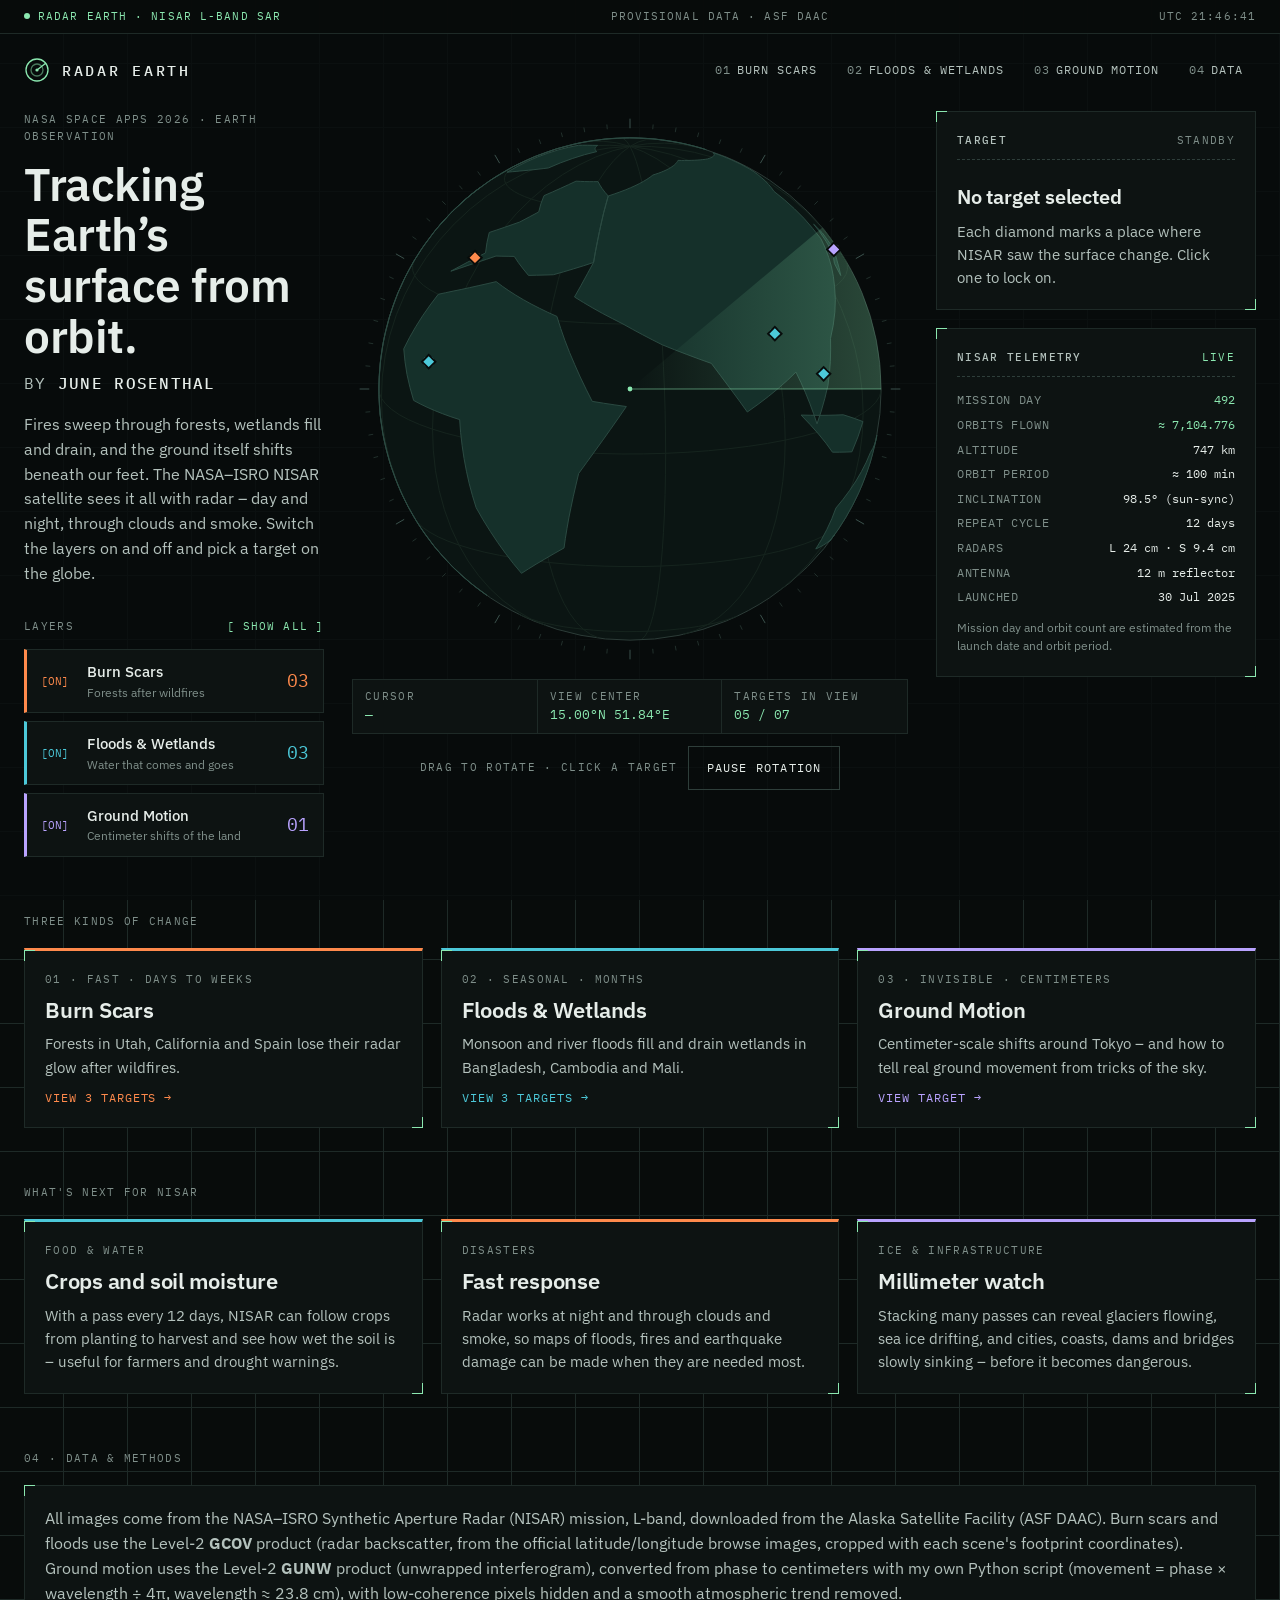
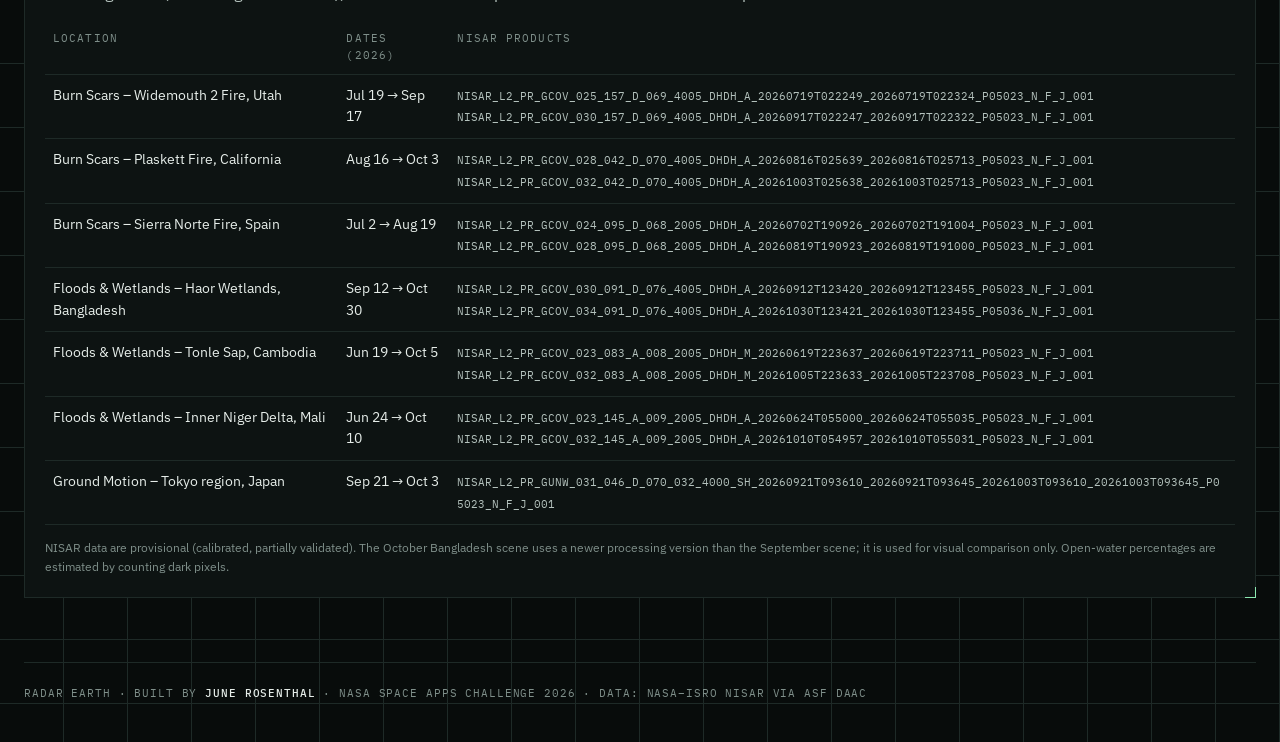
<file: index.html>
<!doctype html>
<html lang="en">
<head>
<meta charset="utf-8">
<meta name="viewport" content="width=device-width, initial-scale=1">
<title>Radar Earth – Earth's changing surface, seen by NISAR</title>
<meta name="description" content="Radar Earth by June Rosenthal: wildfire burn scars, floods and ground motion seen by the NASA-ISRO NISAR radar satellite.">
<link rel="preconnect" href="https://fonts.googleapis.com">
<link rel="preconnect" href="https://fonts.gstatic.com" crossorigin>
<link href="https://fonts.googleapis.com/css2?family=IBM+Plex+Mono:wght@400;500&family=IBM+Plex+Sans:wght@400;500;600&display=swap" rel="stylesheet">
<link rel="stylesheet" href="css/style.css">
</head>
<body>
<div class="statusbar">
  <div class="wrap">
    <span class="live">Radar Earth · NISAR L-band SAR</span>
    <span>Provisional data · ASF DAAC</span>
    <span id="utc-clock">UTC --:--:--</span>
  </div>
</div>
<div class="wrap">
  <nav class="nav" aria-label="Main">
    <a class="brand" href="index.html"><svg width="26" height="26" viewBox="0 0 26 26" fill="none" stroke="#8BE8B0" stroke-width="1.3" aria-hidden="true"><circle cx="13" cy="13" r="11"/><circle cx="13" cy="13" r="6" stroke-opacity=".5"/><path d="M13 13 L22 6"/><circle cx="13" cy="13" r="1.6" fill="#8BE8B0" stroke="none"/></svg><span class="brand-name">Radar Earth</span></a>
    <div class="nav-links">
      <a href="fire.html"><span class="num">01</span>Burn Scars</a>
      <a href="water.html"><span class="num">02</span>Floods &amp; Wetlands</a>
      <a href="ground.html"><span class="num">03</span>Ground Motion</a>
      <a href="index.html#data"><span class="num">04</span>Data</a>
    </div>
  </nav>

  <main class="home-grid">
    <section class="intro">
      <div class="label">NASA Space Apps 2026 · Earth observation</div>
      <h1>Tracking Earth’s surface from orbit.</h1>
      <p class="byline">by <strong>June Rosenthal</strong></p>
      <p>Fires sweep through forests, wetlands fill and drain, and the ground itself shifts beneath our feet. The NASA–ISRO NISAR satellite sees it all with radar – day and night, through clouds and smoke. Switch the layers on and off and pick a target on the globe.</p>

      <div class="layers">
        <div class="layers-head"><span class="label">Layers</span><button type="button" class="link-btn" id="show-all">[ Show all ]</button></div>
        <div id="layers" class="layers" style="margin-top:0"></div>
      </div>
    </section>

    <section class="globe-col" aria-label="Globe">
      <div class="globe-frame">
        <svg id="globe" role="img" aria-label="Interactive globe showing places where NISAR saw the surface change"></svg>
      </div>
      <div class="readout" aria-live="off">
        <div><div class="label">Cursor</div><div class="val" id="ro-cursor">—</div></div>
        <div><div class="label">View center</div><div class="val" id="ro-center">—</div></div>
        <div><div class="label">Targets in view</div><div class="val" id="ro-visible">—</div></div>
      </div>
      <div class="globe-controls">
        <span class="label" style="align-self:center">Drag to rotate · click a target</span>
        <button type="button" class="btn" id="spin">Pause rotation</button>
      </div>
    </section>

    <aside class="side-stack">
      <div id="info" class="panel info">
        <div class="panel-head"><span class="label"><b>Target</b></span><span class="label">Standby</span></div>
        <h2 style="font-size:20px">No target selected</h2>
        <p>Each diamond marks a place where NISAR saw the surface change. Click one to lock on.</p>
      </div>
      <div class="panel">
        <div class="panel-head"><span class="label"><b>NISAR telemetry</b></span><span class="label" style="color:var(--radar)">Live</span></div>
        <dl class="telemetry">
          <dt>Mission day</dt><dd class="live" id="tm-day">—</dd>
          <dt>Orbits flown</dt><dd class="live" id="tm-orbits">—</dd>
          <dt>Altitude</dt><dd>747 km</dd>
          <dt>Orbit period</dt><dd>≈ 100 min</dd>
          <dt>Inclination</dt><dd>98.5° (sun-sync)</dd>
          <dt>Repeat cycle</dt><dd>12 days</dd>
          <dt>Radars</dt><dd>L 24 cm · S 9.4 cm</dd>
          <dt>Antenna</dt><dd>12 m reflector</dd>
          <dt>Launched</dt><dd>30 Jul 2025</dd>
        </dl>
        <p class="fine" style="margin-top:12px">Mission day and orbit count are estimated from the launch date and orbit period.</p>
      </div>
    </aside>
  </main>

  <section class="section">
    <div class="section-head"><span class="label">Three kinds of change</span></div>
    <div class="cards">
      <a class="panel card-link" href="fire.html" style="--c:var(--fire)">
        <span class="label">01 · Fast · days to weeks</span>
        <h3>Burn Scars</h3>
        <p>Forests in Utah, California and Spain lose their radar glow after wildfires.</p>
        <span class="go">View 3 targets →</span>
      </a>
      <a class="panel card-link" href="water.html" style="--c:var(--water)">
        <span class="label">02 · Seasonal · months</span>
        <h3>Floods &amp; Wetlands</h3>
        <p>Monsoon and river floods fill and drain wetlands in Bangladesh, Cambodia and Mali.</p>
        <span class="go">View 3 targets →</span>
      </a>
      <a class="panel card-link" href="ground.html" style="--c:var(--ground)">
        <span class="label">03 · Invisible · centimeters</span>
        <h3>Ground Motion</h3>
        <p>Centimeter-scale shifts around Tokyo – and how to tell real ground movement from tricks of the sky.</p>
        <span class="go">View target →</span>
      </a>
    </div>
  </section>

  <section class="section">
    <div class="section-head"><span class="label">What's next for NISAR</span></div>
    <div class="cards">
      <div class="panel card-link" style="--c:var(--water)">
        <span class="label">Food &amp; water</span>
        <h3>Crops and soil moisture</h3>
        <p>With a pass every 12 days, NISAR can follow crops from planting to harvest and see how wet the soil is – useful for farmers and drought warnings.</p>
      </div>
      <div class="panel card-link" style="--c:var(--fire)">
        <span class="label">Disasters</span>
        <h3>Fast response</h3>
        <p>Radar works at night and through clouds and smoke, so maps of floods, fires and earthquake damage can be made when they are needed most.</p>
      </div>
      <div class="panel card-link" style="--c:var(--ground)">
        <span class="label">Ice &amp; infrastructure</span>
        <h3>Millimeter watch</h3>
        <p>Stacking many passes can reveal glaciers flowing, sea ice drifting, and cities, coasts, dams and bridges slowly sinking – before it becomes dangerous.</p>
      </div>
    </div>
  </section>

  <section class="section" id="data">
    <div class="section-head"><span class="label">04 · Data &amp; methods</span></div>
    <div class="panel" style="display:flex;flex-direction:column;gap:14px">
      <p style="color:var(--text-2)">All images come from the NASA–ISRO Synthetic Aperture Radar (NISAR) mission, L-band, downloaded from the Alaska Satellite Facility (ASF DAAC). Burn scars and floods use the Level-2 <strong>GCOV</strong> product (radar backscatter, from the official latitude/longitude browse images, cropped with each scene's footprint coordinates). Ground motion uses the Level-2 <strong>GUNW</strong> product (unwrapped interferogram), converted from phase to centimeters with my own Python script (movement = phase × wavelength ÷ 4π, wavelength ≈ 23.8 cm), with low-coherence pixels hidden and a smooth atmospheric trend removed.</p>
      <div style="overflow-x:auto">
      <table class="data-table">
        <tr><th>Location</th><th>Dates (2026)</th><th>NISAR products</th></tr>
        <tr><td>Burn Scars – Widemouth 2 Fire, Utah</td><td>Jul 19 → Sep 17</td><td><code>NISAR_L2_PR_GCOV_025_157_D_069_4005_DHDH_A_20260719T022249_20260719T022324_P05023_N_F_J_001</code><br><code>NISAR_L2_PR_GCOV_030_157_D_069_4005_DHDH_A_20260917T022247_20260917T022322_P05023_N_F_J_001</code></td></tr>
        <tr><td>Burn Scars – Plaskett Fire, California</td><td>Aug 16 → Oct 3</td><td><code>NISAR_L2_PR_GCOV_028_042_D_070_4005_DHDH_A_20260816T025639_20260816T025713_P05023_N_F_J_001</code><br><code>NISAR_L2_PR_GCOV_032_042_D_070_4005_DHDH_A_20261003T025638_20261003T025713_P05023_N_F_J_001</code></td></tr>
        <tr><td>Burn Scars – Sierra Norte Fire, Spain</td><td>Jul 2 → Aug 19</td><td><code>NISAR_L2_PR_GCOV_024_095_D_068_2005_DHDH_A_20260702T190926_20260702T191004_P05023_N_F_J_001</code><br><code>NISAR_L2_PR_GCOV_028_095_D_068_2005_DHDH_A_20260819T190923_20260819T191000_P05023_N_F_J_001</code></td></tr>
        <tr><td>Floods &amp; Wetlands – Haor Wetlands, Bangladesh</td><td>Sep 12 → Oct 30</td><td><code>NISAR_L2_PR_GCOV_030_091_D_076_4005_DHDH_A_20260912T123420_20260912T123455_P05023_N_F_J_001</code><br><code>NISAR_L2_PR_GCOV_034_091_D_076_4005_DHDH_A_20261030T123421_20261030T123455_P05036_N_F_J_001</code></td></tr>
        <tr><td>Floods &amp; Wetlands – Tonle Sap, Cambodia</td><td>Jun 19 → Oct 5</td><td><code>NISAR_L2_PR_GCOV_023_083_A_008_2005_DHDH_M_20260619T223637_20260619T223711_P05023_N_F_J_001</code><br><code>NISAR_L2_PR_GCOV_032_083_A_008_2005_DHDH_M_20261005T223633_20261005T223708_P05023_N_F_J_001</code></td></tr>
        <tr><td>Floods &amp; Wetlands – Inner Niger Delta, Mali</td><td>Jun 24 → Oct 10</td><td><code>NISAR_L2_PR_GCOV_023_145_A_009_2005_DHDH_A_20260624T055000_20260624T055035_P05023_N_F_J_001</code><br><code>NISAR_L2_PR_GCOV_032_145_A_009_2005_DHDH_A_20261010T054957_20261010T055031_P05023_N_F_J_001</code></td></tr>
        <tr><td>Ground Motion – Tokyo region, Japan</td><td>Sep 21 → Oct 3</td><td><code>NISAR_L2_PR_GUNW_031_046_D_070_032_4000_SH_20260921T093610_20260921T093645_20261003T093610_20261003T093645_P05023_N_F_J_001</code></td></tr>
      </table>
      </div>
      <p class="source">NISAR data are provisional (calibrated, partially validated). The October Bangladesh scene uses a newer processing version than the September scene; it is used for visual comparison only. Open-water percentages are estimated by counting dark pixels.</p>
    </div>
  </section>

  <footer>Radar Earth · built by <strong>June Rosenthal</strong> · NASA Space Apps Challenge 2026 · Data: NASA–ISRO NISAR via ASF DAAC</footer>
</div>
<script src="js/sites.js"></script>
<script src="js/stats.js"></script>
<script src="js/chrome.js"></script>
<script src="js/globe.js"></script>
</body>
</html>
</file>
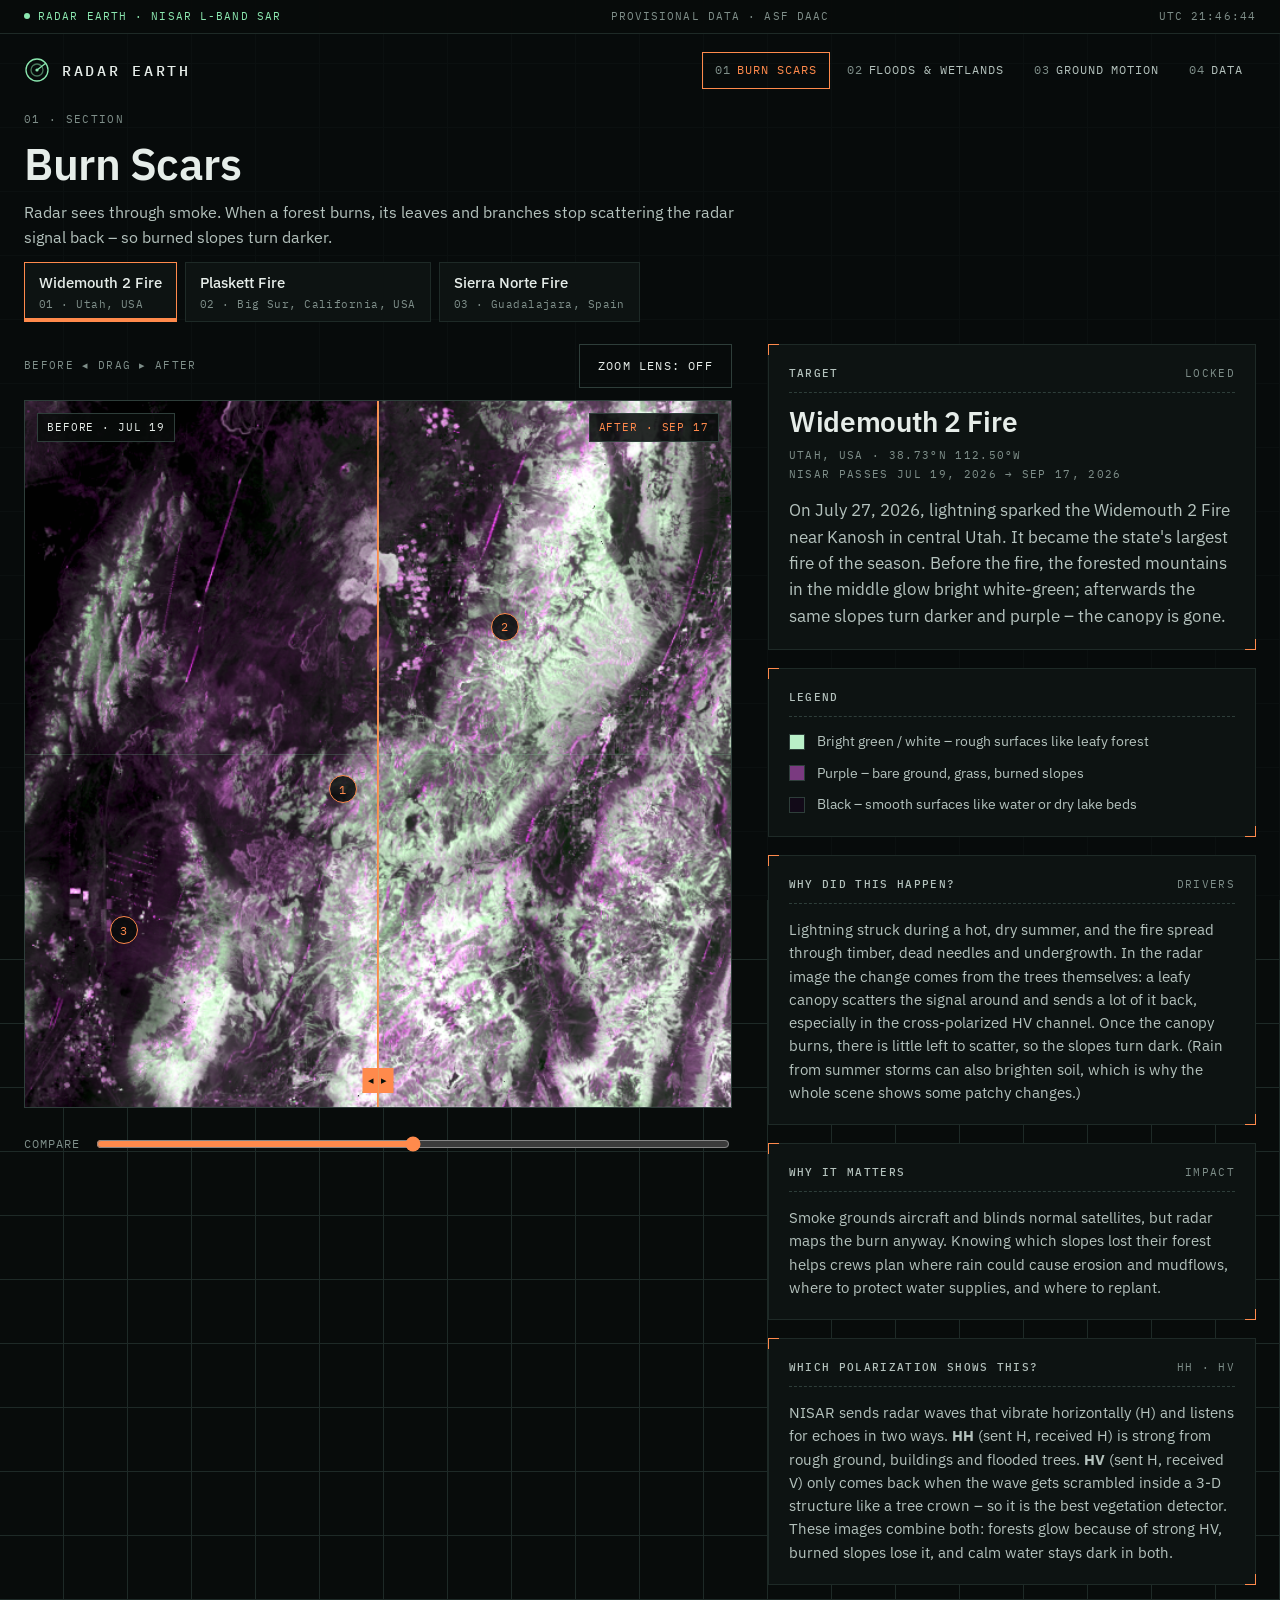
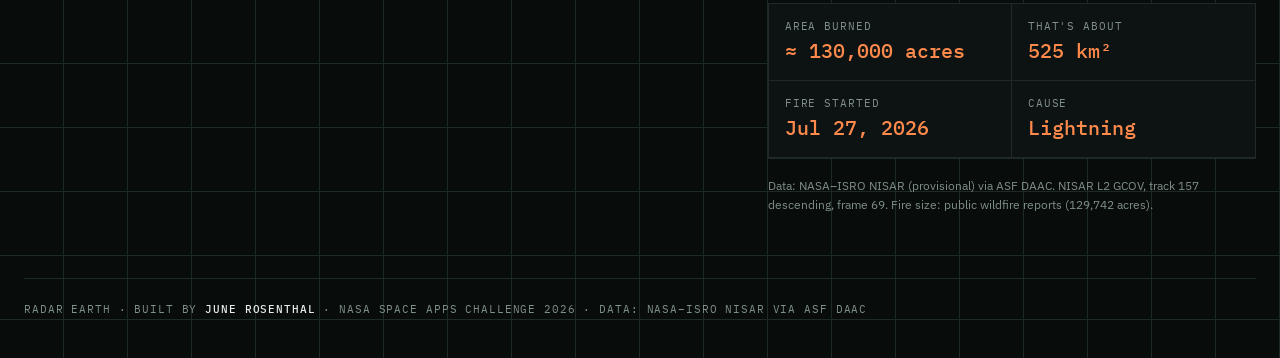
<file: fire.html>
<!doctype html>
<html lang="en">
<head>
<meta charset="utf-8">
<meta name="viewport" content="width=device-width, initial-scale=1">
<title>Burn Scars – Radar Earth</title>
<meta name="description" content="Radar Earth by June Rosenthal: wildfire burn scars, floods and ground motion seen by the NASA-ISRO NISAR radar satellite.">
<link rel="preconnect" href="https://fonts.googleapis.com">
<link rel="preconnect" href="https://fonts.gstatic.com" crossorigin>
<link href="https://fonts.googleapis.com/css2?family=IBM+Plex+Mono:wght@400;500&family=IBM+Plex+Sans:wght@400;500;600&display=swap" rel="stylesheet">
<link rel="stylesheet" href="css/style.css">
</head>
<body data-type="fire">
<div class="statusbar">
  <div class="wrap">
    <span class="live">Radar Earth · NISAR L-band SAR</span>
    <span>Provisional data · ASF DAAC</span>
    <span id="utc-clock">UTC --:--:--</span>
  </div>
</div>
<div class="wrap">
  <nav class="nav" aria-label="Main">
    <a class="brand" href="index.html"><svg width="26" height="26" viewBox="0 0 26 26" fill="none" stroke="#8BE8B0" stroke-width="1.3" aria-hidden="true"><circle cx="13" cy="13" r="11"/><circle cx="13" cy="13" r="6" stroke-opacity=".5"/><path d="M13 13 L22 6"/><circle cx="13" cy="13" r="1.6" fill="#8BE8B0" stroke="none"/></svg><span class="brand-name">Radar Earth</span></a>
    <div class="nav-links">
      <a href="fire.html" aria-current="page"><span class="num">01</span>Burn Scars</a>
      <a href="water.html"><span class="num">02</span>Floods &amp; Wetlands</a>
      <a href="ground.html"><span class="num">03</span>Ground Motion</a>
      <a href="index.html#data"><span class="num">04</span>Data</a>
    </div>
  </nav>

  <header class="page-head">
    <span class="label">01 · Section</span>
    <h1>Burn Scars</h1>
    <p>Radar sees through smoke. When a forest burns, its leaves and branches stop scattering the radar signal back – so burned slopes turn darker.</p>
    <div class="picker" id="picker" role="group" aria-label="Choose a target"></div>
  </header>

  <main class="story">
    <div style="display:flex;flex-direction:column;gap:12px">
      <div class="viewer-bar">
        <span class="label">Before ◂ drag ▸ after</span>
        <button type="button" class="btn toggle-btn" id="lens-btn" aria-pressed="false">Zoom lens: off</button>
      </div>
      <div class="compare" id="viewer"></div>
      <label class="slider-row">
        <span>Compare</span>
        <input type="range" min="0" max="100" value="50" id="slider" aria-label="Before and after comparison position">
      </label>
    </div>

    <div class="side">
      <div class="panel">
        <div class="panel-head"><span class="label"><b>Target</b></span><span class="label">Locked</span></div>
        <h2 id="site-name" style="font-size:28px"></h2>
        <div id="site-place" class="label" style="margin-top:8px;line-height:1.7"></div>
        <p id="site-text" class="lead" style="margin-top:14px"></p>
      </div>
      <div class="panel" style="display:flex;flex-direction:column;gap:10px">
        <div class="panel-head" style="margin-bottom:4px"><span class="label"><b>Legend</b></span></div>
        <div class="legend-row"><span class="swatch" style="background:#B9F0C8"></span>Bright green / white – rough surfaces like leafy forest</div>
        <div class="legend-row"><span class="swatch" style="background:#7A3A80"></span>Purple – bare ground, grass, burned slopes</div>
        <div class="legend-row"><span class="swatch" style="background:#120A18"></span>Black – smooth surfaces like water or dry lake beds</div>
      </div>
      <div class="panel" id="why-panel">
        <div class="panel-head"><span class="label"><b>Why did this happen?</b></span><span class="label">Drivers</span></div>
        <p id="site-why" style="font-size:15px;color:var(--text-2)"></p>
      </div>
      <div class="panel" id="matters-panel">
        <div class="panel-head"><span class="label"><b>Why it matters</b></span><span class="label">Impact</span></div>
        <p id="site-matters" style="font-size:15px;color:var(--text-2)"></p>
      </div>
      <div class="panel">
        <div class="panel-head"><span class="label"><b>Which polarization shows this?</b></span><span class="label">HH · HV</span></div>
        <p style="font-size:15px;color:var(--text-2)">NISAR sends radar waves that vibrate horizontally (H) and listens for echoes in two ways. <strong>HH</strong> (sent H, received H) is strong from rough ground, buildings and flooded trees. <strong>HV</strong> (sent H, received V) only comes back when the wave gets scrambled inside a 3-D structure like a tree crown – so it is the best vegetation detector. These images combine both: forests glow because of strong HV, burned slopes lose it, and calm water stays dark in both.</p>
      </div>
      <div class="stats" id="stats"></div>
      <p class="source" id="site-source"></p>
    </div>
  </main>

  <footer>Radar Earth · built by <strong>June Rosenthal</strong> · NASA Space Apps Challenge 2026 · Data: NASA–ISRO NISAR via ASF DAAC</footer>
</div>
<script src="js/sites.js"></script>
<script src="js/stats.js"></script>
<script src="js/chrome.js"></script>
<script src="js/story.js"></script>
</body>
</html>
</file>
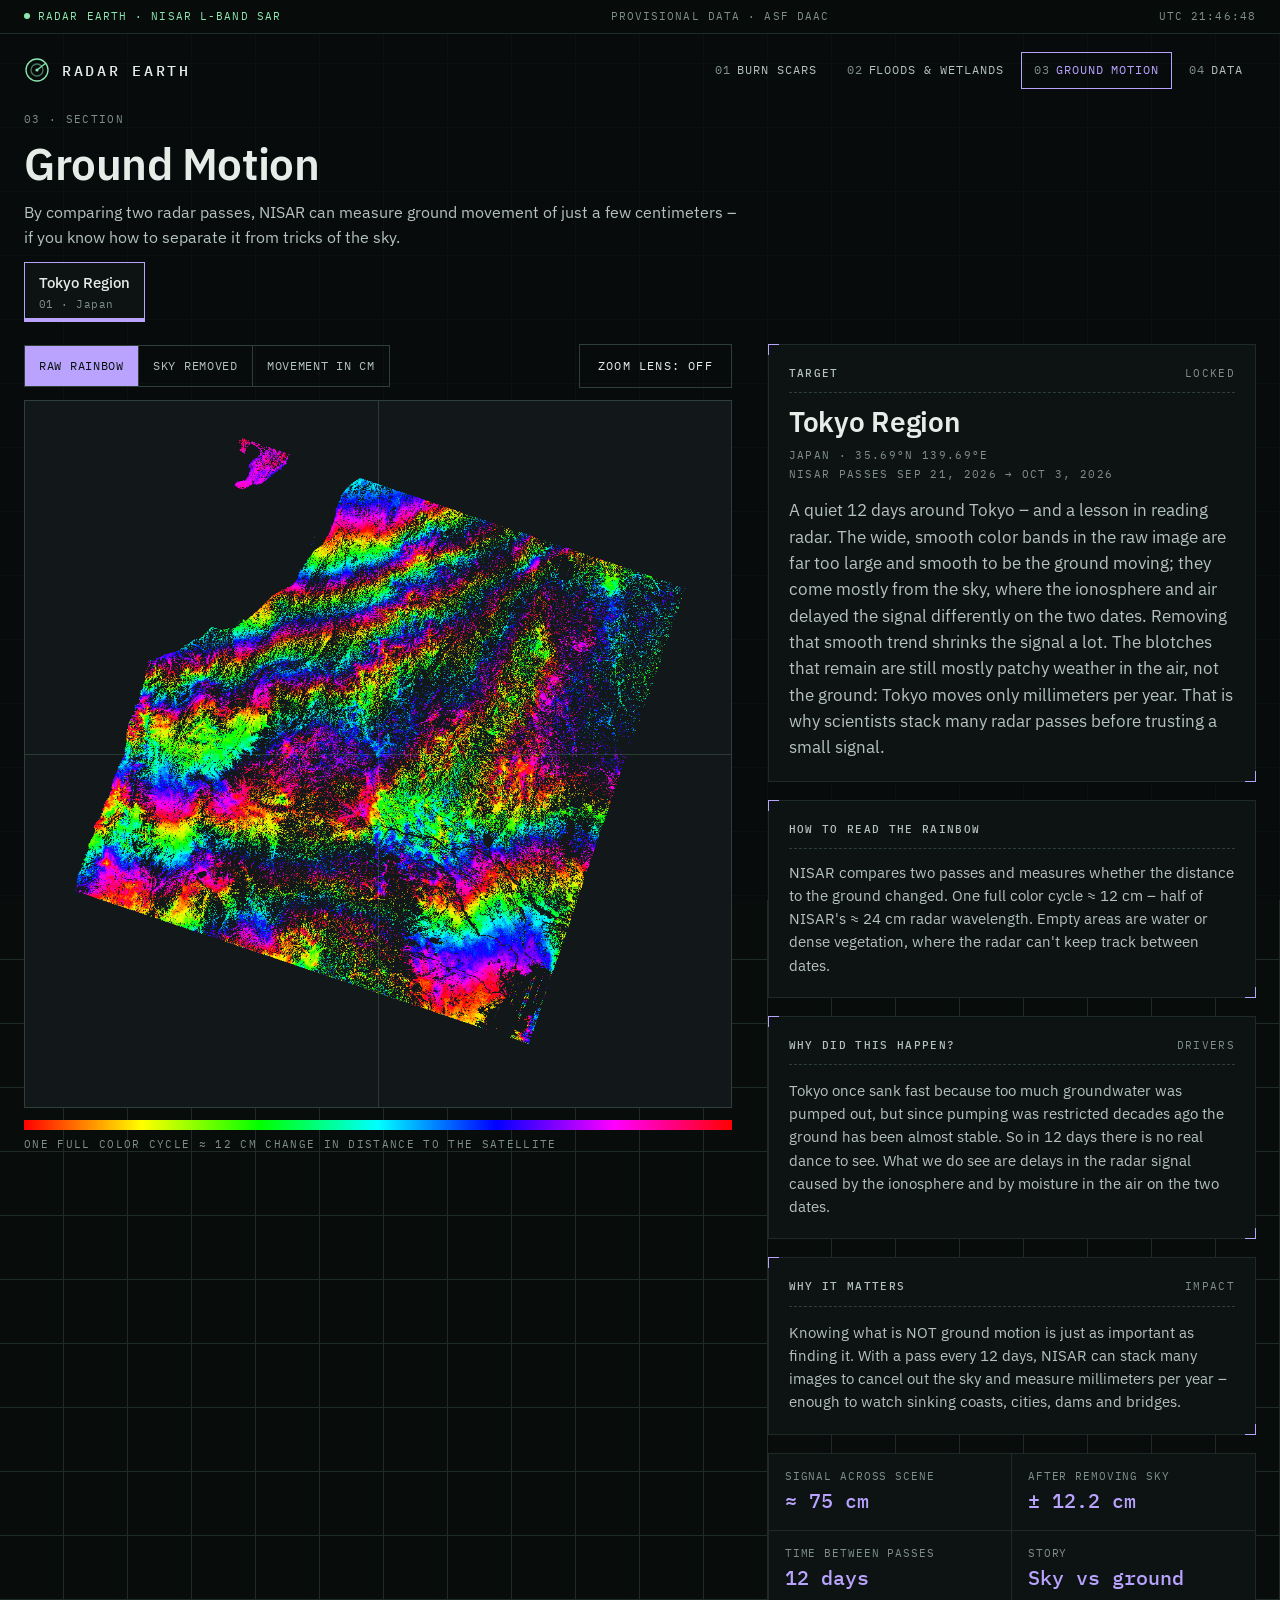
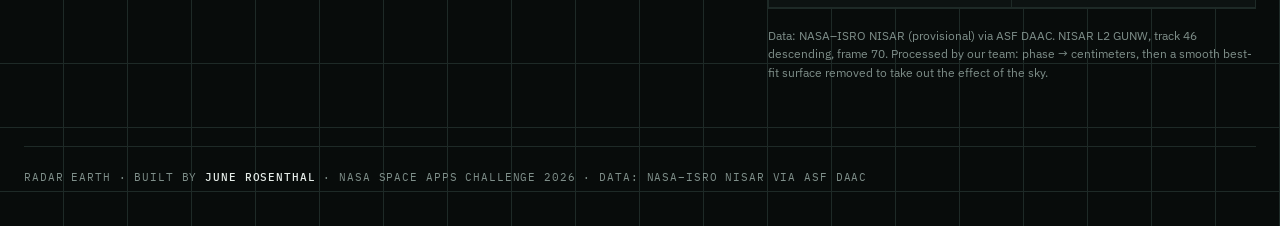
<file: ground.html>
<!doctype html>
<html lang="en">
<head>
<meta charset="utf-8">
<meta name="viewport" content="width=device-width, initial-scale=1">
<title>Ground Motion – Radar Earth</title>
<meta name="description" content="Radar Earth by June Rosenthal: wildfire burn scars, floods and ground motion seen by the NASA-ISRO NISAR radar satellite.">
<link rel="preconnect" href="https://fonts.googleapis.com">
<link rel="preconnect" href="https://fonts.gstatic.com" crossorigin>
<link href="https://fonts.googleapis.com/css2?family=IBM+Plex+Mono:wght@400;500&family=IBM+Plex+Sans:wght@400;500;600&display=swap" rel="stylesheet">
<link rel="stylesheet" href="css/style.css">
</head>
<body data-type="ground">
<div class="statusbar">
  <div class="wrap">
    <span class="live">Radar Earth · NISAR L-band SAR</span>
    <span>Provisional data · ASF DAAC</span>
    <span id="utc-clock">UTC --:--:--</span>
  </div>
</div>
<div class="wrap">
  <nav class="nav" aria-label="Main">
    <a class="brand" href="index.html"><svg width="26" height="26" viewBox="0 0 26 26" fill="none" stroke="#8BE8B0" stroke-width="1.3" aria-hidden="true"><circle cx="13" cy="13" r="11"/><circle cx="13" cy="13" r="6" stroke-opacity=".5"/><path d="M13 13 L22 6"/><circle cx="13" cy="13" r="1.6" fill="#8BE8B0" stroke="none"/></svg><span class="brand-name">Radar Earth</span></a>
    <div class="nav-links">
      <a href="fire.html"><span class="num">01</span>Burn Scars</a>
      <a href="water.html"><span class="num">02</span>Floods &amp; Wetlands</a>
      <a href="ground.html" aria-current="page"><span class="num">03</span>Ground Motion</a>
      <a href="index.html#data"><span class="num">04</span>Data</a>
    </div>
  </nav>

  <header class="page-head">
    <span class="label">03 · Section</span>
    <h1>Ground Motion</h1>
    <p>By comparing two radar passes, NISAR can measure ground movement of just a few centimeters – if you know how to separate it from tricks of the sky.</p>
    <div class="picker" id="picker" role="group" aria-label="Choose a target"></div>
  </header>

  <main class="story">
    <div style="display:flex;flex-direction:column;gap:12px">
      <div class="viewer-bar">
        <div class="toggle" id="views" role="group" aria-label="Map view"></div>
        <button type="button" class="btn toggle-btn" id="lens-btn" aria-pressed="false">Zoom lens: off</button>
      </div>
      <div class="single" id="viewer"></div>
      <div id="legend"></div>
    </div>

    <div class="side">
      <div class="panel">
        <div class="panel-head"><span class="label"><b>Target</b></span><span class="label">Locked</span></div>
        <h2 id="site-name" style="font-size:28px"></h2>
        <div id="site-place" class="label" style="margin-top:8px;line-height:1.7"></div>
        <p id="site-text" class="lead" style="margin-top:14px"></p>
      </div>
      <div class="panel" style="display:flex;flex-direction:column;gap:8px">
        <div class="panel-head" style="margin-bottom:4px"><span class="label"><b>How to read the rainbow</b></span></div>
        <p style="font-size:15px;color:var(--text-2)">NISAR compares two passes and measures whether the distance to the ground changed. One full color cycle ≈ 12 cm – half of NISAR's ≈ 24 cm radar wavelength. Empty areas are water or dense vegetation, where the radar can't keep track between dates.</p>
      </div>
      <div class="panel" id="why-panel">
        <div class="panel-head"><span class="label"><b>Why did this happen?</b></span><span class="label">Drivers</span></div>
        <p id="site-why" style="font-size:15px;color:var(--text-2)"></p>
      </div>
      <div class="panel" id="matters-panel">
        <div class="panel-head"><span class="label"><b>Why it matters</b></span><span class="label">Impact</span></div>
        <p id="site-matters" style="font-size:15px;color:var(--text-2)"></p>
      </div>
      <div class="stats" id="stats"></div>
      <p class="source" id="site-source"></p>
    </div>
  </main>

  <footer>Radar Earth · built by <strong>June Rosenthal</strong> · NASA Space Apps Challenge 2026 · Data: NASA–ISRO NISAR via ASF DAAC</footer>
</div>
<script src="js/sites.js"></script>
<script src="js/stats.js"></script>
<script src="js/chrome.js"></script>
<script src="js/story.js"></script>
</body>
</html>
</file>
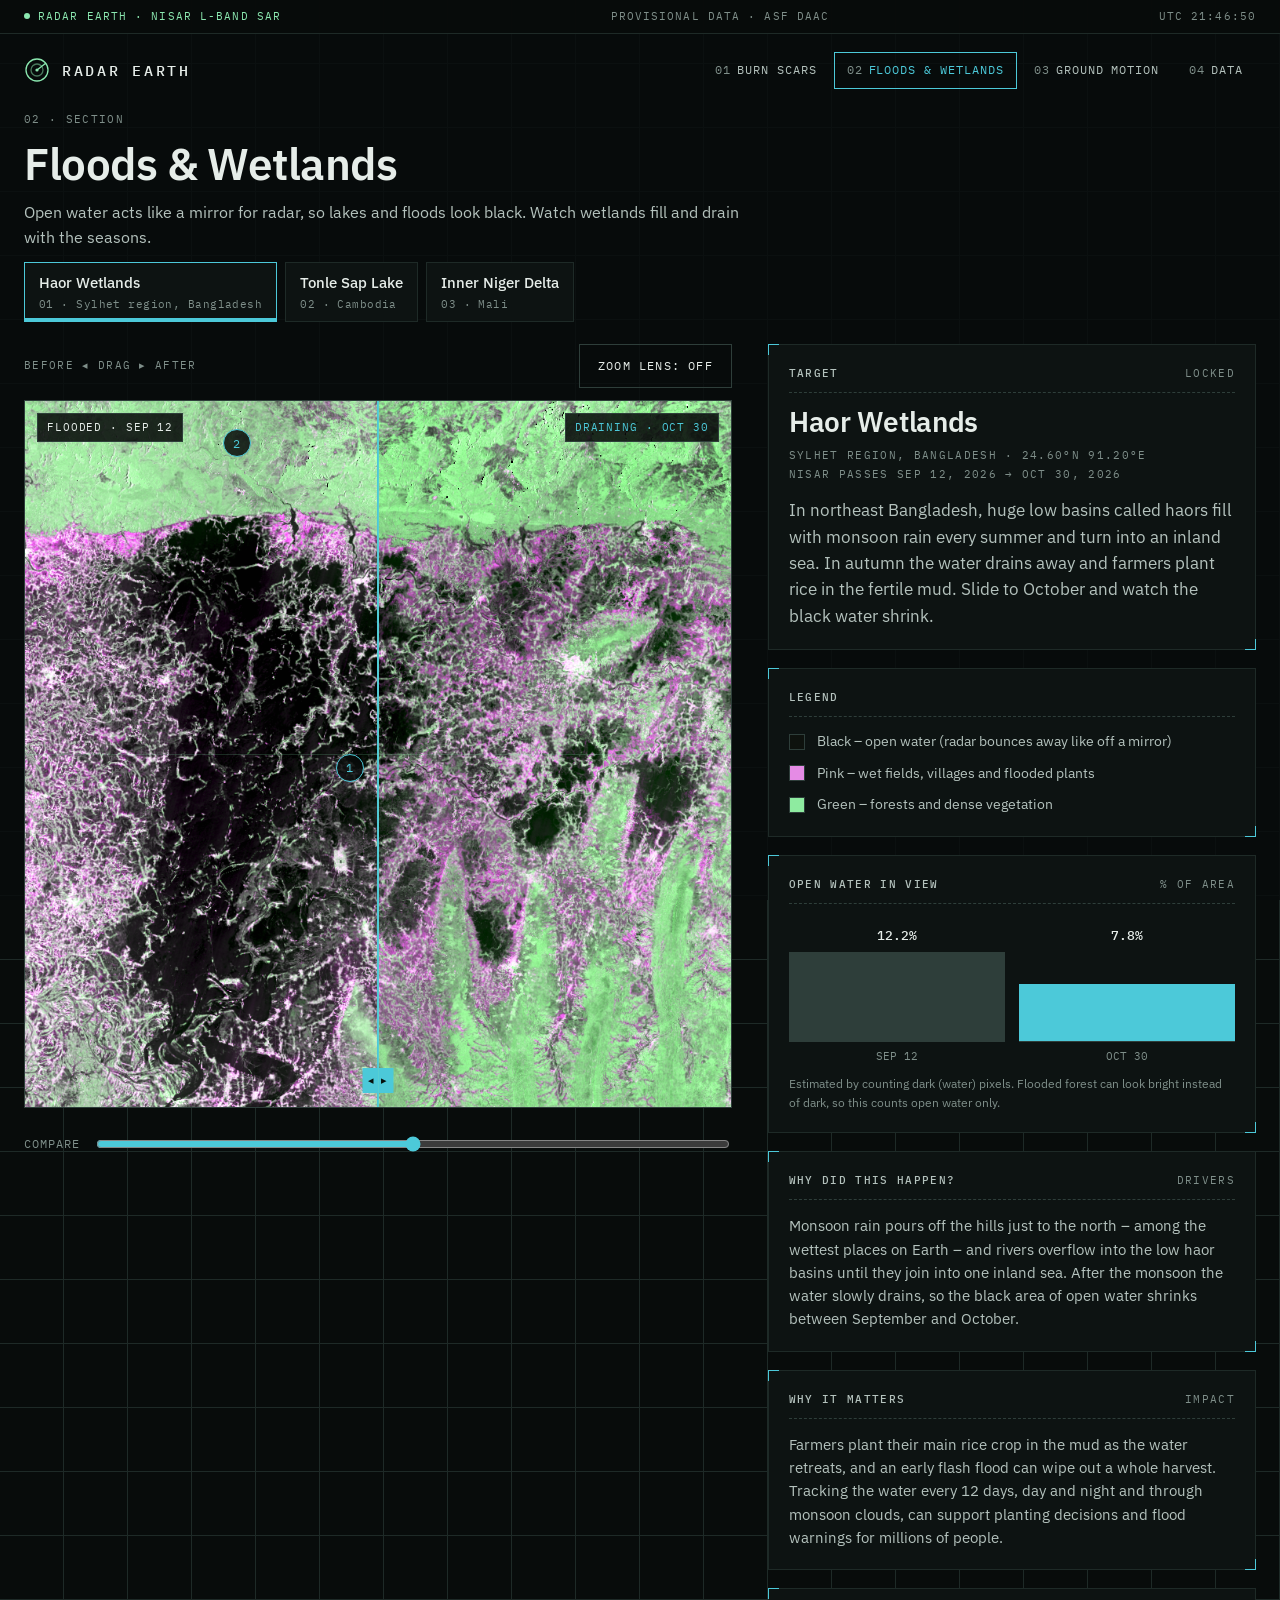
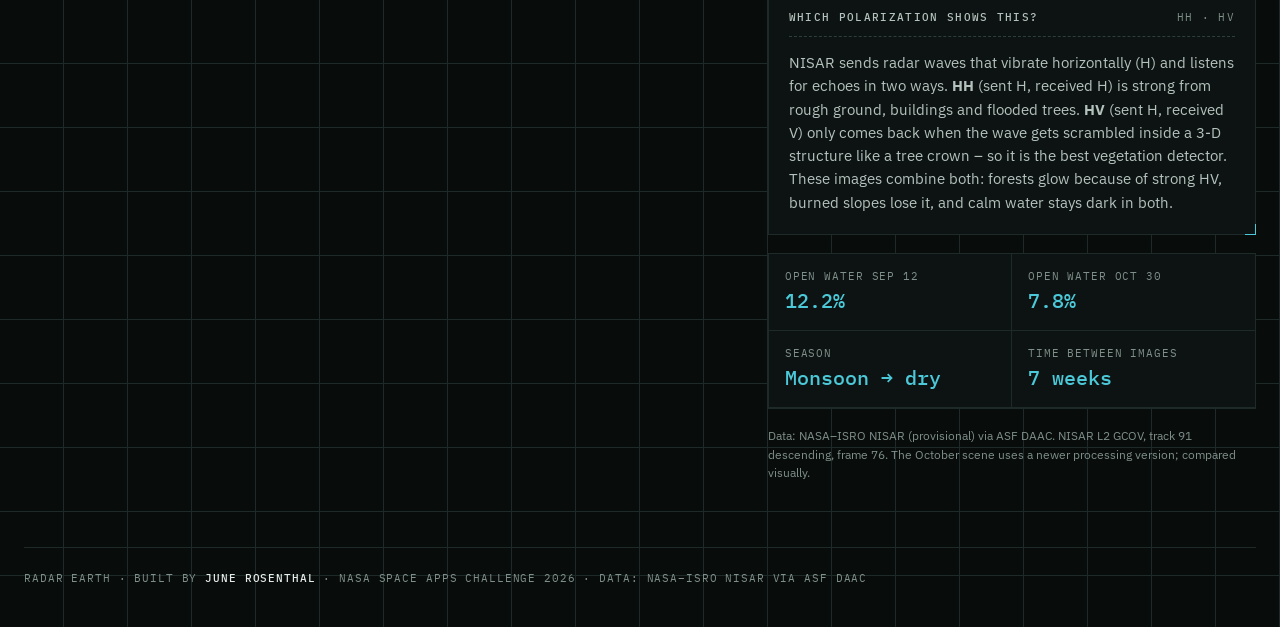
<file: water.html>
<!doctype html>
<html lang="en">
<head>
<meta charset="utf-8">
<meta name="viewport" content="width=device-width, initial-scale=1">
<title>Floods & Wetlands – Radar Earth</title>
<meta name="description" content="Radar Earth by June Rosenthal: wildfire burn scars, floods and ground motion seen by the NASA-ISRO NISAR radar satellite.">
<link rel="preconnect" href="https://fonts.googleapis.com">
<link rel="preconnect" href="https://fonts.gstatic.com" crossorigin>
<link href="https://fonts.googleapis.com/css2?family=IBM+Plex+Mono:wght@400;500&family=IBM+Plex+Sans:wght@400;500;600&display=swap" rel="stylesheet">
<link rel="stylesheet" href="css/style.css">
</head>
<body data-type="water">
<div class="statusbar">
  <div class="wrap">
    <span class="live">Radar Earth · NISAR L-band SAR</span>
    <span>Provisional data · ASF DAAC</span>
    <span id="utc-clock">UTC --:--:--</span>
  </div>
</div>
<div class="wrap">
  <nav class="nav" aria-label="Main">
    <a class="brand" href="index.html"><svg width="26" height="26" viewBox="0 0 26 26" fill="none" stroke="#8BE8B0" stroke-width="1.3" aria-hidden="true"><circle cx="13" cy="13" r="11"/><circle cx="13" cy="13" r="6" stroke-opacity=".5"/><path d="M13 13 L22 6"/><circle cx="13" cy="13" r="1.6" fill="#8BE8B0" stroke="none"/></svg><span class="brand-name">Radar Earth</span></a>
    <div class="nav-links">
      <a href="fire.html"><span class="num">01</span>Burn Scars</a>
      <a href="water.html" aria-current="page"><span class="num">02</span>Floods &amp; Wetlands</a>
      <a href="ground.html"><span class="num">03</span>Ground Motion</a>
      <a href="index.html#data"><span class="num">04</span>Data</a>
    </div>
  </nav>

  <header class="page-head">
    <span class="label">02 · Section</span>
    <h1>Floods &amp; Wetlands</h1>
    <p>Open water acts like a mirror for radar, so lakes and floods look black. Watch wetlands fill and drain with the seasons.</p>
    <div class="picker" id="picker" role="group" aria-label="Choose a target"></div>
  </header>

  <main class="story">
    <div style="display:flex;flex-direction:column;gap:12px">
      <div class="viewer-bar">
        <span class="label">Before ◂ drag ▸ after</span>
        <button type="button" class="btn toggle-btn" id="lens-btn" aria-pressed="false">Zoom lens: off</button>
      </div>
      <div class="compare" id="viewer"></div>
      <label class="slider-row">
        <span>Compare</span>
        <input type="range" min="0" max="100" value="50" id="slider" aria-label="Before and after comparison position">
      </label>
    </div>

    <div class="side">
      <div class="panel">
        <div class="panel-head"><span class="label"><b>Target</b></span><span class="label">Locked</span></div>
        <h2 id="site-name" style="font-size:28px"></h2>
        <div id="site-place" class="label" style="margin-top:8px;line-height:1.7"></div>
        <p id="site-text" class="lead" style="margin-top:14px"></p>
      </div>
      <div class="panel" style="display:flex;flex-direction:column;gap:10px">
        <div class="panel-head" style="margin-bottom:4px"><span class="label"><b>Legend</b></span></div>
        <div class="legend-row"><span class="swatch" style="background:#0E120E"></span>Black – open water (radar bounces away like off a mirror)</div>
        <div class="legend-row"><span class="swatch" style="background:#E58BE5"></span>Pink – wet fields, villages and flooded plants</div>
        <div class="legend-row"><span class="swatch" style="background:#8EEBA0"></span>Green – forests and dense vegetation</div>
      </div>
      <div class="panel" id="water-chart" style="display:none">
        <div class="panel-head"><span class="label"><b>Open water in view</b></span><span class="label">% of area</span></div>
        <div class="bars"></div>
        <p class="source" style="margin-top:10px">Estimated by counting dark (water) pixels. Flooded forest can look bright instead of dark, so this counts open water only.</p>
      </div>
      <div class="panel" id="why-panel">
        <div class="panel-head"><span class="label"><b>Why did this happen?</b></span><span class="label">Drivers</span></div>
        <p id="site-why" style="font-size:15px;color:var(--text-2)"></p>
      </div>
      <div class="panel" id="matters-panel">
        <div class="panel-head"><span class="label"><b>Why it matters</b></span><span class="label">Impact</span></div>
        <p id="site-matters" style="font-size:15px;color:var(--text-2)"></p>
      </div>
      <div class="panel">
        <div class="panel-head"><span class="label"><b>Which polarization shows this?</b></span><span class="label">HH · HV</span></div>
        <p style="font-size:15px;color:var(--text-2)">NISAR sends radar waves that vibrate horizontally (H) and listens for echoes in two ways. <strong>HH</strong> (sent H, received H) is strong from rough ground, buildings and flooded trees. <strong>HV</strong> (sent H, received V) only comes back when the wave gets scrambled inside a 3-D structure like a tree crown – so it is the best vegetation detector. These images combine both: forests glow because of strong HV, burned slopes lose it, and calm water stays dark in both.</p>
      </div>
      <div class="stats" id="stats"></div>
      <p class="source" id="site-source"></p>
    </div>
  </main>

  <footer>Radar Earth · built by <strong>June Rosenthal</strong> · NASA Space Apps Challenge 2026 · Data: NASA–ISRO NISAR via ASF DAAC</footer>
</div>
<script src="js/sites.js"></script>
<script src="js/stats.js"></script>
<script src="js/chrome.js"></script>
<script src="js/story.js"></script>
</body>
</html>
</file>
<file: css/style.css>
/* =========================================================
   RADAR EARTH – mission-control style
   Change colors here: every page uses these variables.
   ========================================================= */
:root {
  --bg: #080C0B;          /* page background */
  --panel: #0D1312;       /* panels / boxes */
  --panel-2: #111A18;
  --line: #1E2A27;        /* thin borders */
  --line-strong: #2E3E3A;
  --text: #E6EDE9;
  --text-2: #B4C2BD;
  --muted: #7F8F8A;
  --radar: #8BE8B0;       /* system green: radar sweep, live readouts */
  --fire: #FF8A4C;        /* Burn Scars */
  --water: #4CC9D9;       /* Floods & Wetlands */
  --ground: #B9A3FF;      /* Ground Motion */
  --accent: var(--radar);
  --mono: "IBM Plex Mono", ui-monospace, Menlo, monospace;
  --sans: "IBM Plex Sans", system-ui, sans-serif;
}

* { box-sizing: border-box; }
html, body { margin: 0; padding: 0; }
body {
  background-color: var(--bg);
  background-image:
    linear-gradient(var(--line) 1px, transparent 1px),
    linear-gradient(90deg, var(--line) 1px, transparent 1px);
  background-size: 64px 64px;
  background-position: -1px -1px;
  color: var(--text);
  font-family: var(--sans);
  line-height: 1.55;
  -webkit-font-smoothing: antialiased;
}
body::before { /* fades the grid so it stays subtle */
  content: ""; position: fixed; inset: 0; background: var(--bg); opacity: .82; pointer-events: none; z-index: -1;
}
img { max-width: 100%; display: block; }
a { color: var(--radar); }
a:hover { color: #C4F5D6; }
h1, h2, h3 { font-family: var(--sans); font-weight: 600; line-height: 1.1; margin: 0; letter-spacing: -0.01em; }
p { margin: 0; }
code { font-family: var(--mono); }

.mono, .label { font-family: var(--mono); }
.label { font-size: 11px; letter-spacing: .12em; text-transform: uppercase; color: var(--muted); }
.label b { color: var(--text-2); font-weight: 500; }

/* ---------- Layout ---------- */
.wrap { max-width: 1280px; margin: 0 auto; padding: 0 24px; }

.statusbar {
  border-bottom: 1px solid var(--line); background: rgba(8,12,11,.9);
  font-family: var(--mono); font-size: 11px; letter-spacing: .1em; text-transform: uppercase; color: var(--muted);
}
.statusbar .wrap { display: flex; justify-content: space-between; gap: 16px; padding-top: 8px; padding-bottom: 8px; flex-wrap: wrap; }
.statusbar .live { color: var(--radar); }
.statusbar .live::before { content: ""; display: inline-block; width: 6px; height: 6px; border-radius: 50%; background: var(--radar); margin-right: 8px; vertical-align: 1px; animation: blink 2s infinite; }
@keyframes blink { 50% { opacity: .25; } }

.nav { display: flex; align-items: center; justify-content: space-between; gap: 16px; padding: 18px 0 22px; flex-wrap: wrap; }
.brand { display: flex; align-items: center; gap: 12px; color: var(--text); text-decoration: none; }
.brand-name { font-family: var(--mono); font-weight: 500; font-size: 15px; letter-spacing: .18em; text-transform: uppercase; }
.nav-links { display: flex; gap: 4px; flex-wrap: wrap; }
.nav-links a {
  font-family: var(--mono); font-size: 12px; letter-spacing: .08em; text-transform: uppercase;
  color: var(--text-2); text-decoration: none; padding: 8px 12px; border: 1px solid transparent;
}
.nav-links a:hover { border-color: var(--line-strong); color: var(--text); }
.nav-links a[aria-current="page"] { border-color: var(--accent); color: var(--accent); }
.nav-links a .num { color: var(--muted); margin-right: 6px; }

/* Panels with instrument-style corner marks */
.panel { position: relative; background: var(--panel); border: 1px solid var(--line); padding: 20px; }
.panel::before, .panel::after { content: ""; position: absolute; width: 10px; height: 10px; pointer-events: none; }
.panel::before { top: -1px; left: -1px; border-top: 1px solid var(--accent); border-left: 1px solid var(--accent); }
.panel::after { bottom: -1px; right: -1px; border-bottom: 1px solid var(--accent); border-right: 1px solid var(--accent); }
.panel-head { display: flex; justify-content: space-between; align-items: baseline; gap: 12px; margin-bottom: 14px; padding-bottom: 10px; border-bottom: 1px dashed var(--line-strong); }

.btn {
  display: inline-flex; align-items: center; justify-content: center; gap: 8px; min-height: 44px; padding: 0 18px;
  font-family: var(--mono); font-size: 12px; letter-spacing: .1em; text-transform: uppercase;
  text-decoration: none; cursor: pointer; border: 1px solid var(--line-strong); background: transparent; color: var(--text);
}
.btn:hover { border-color: var(--accent); color: var(--accent); }
.btn-solid { background: var(--accent); border-color: var(--accent); color: #06100C; font-weight: 500; }
.btn-solid:hover { background: transparent; color: var(--accent); }
.link-btn { background: none; border: none; color: var(--radar); font-family: var(--mono); font-size: 11px; letter-spacing: .1em; text-transform: uppercase; cursor: pointer; padding: 8px 0; }

footer { border-top: 1px solid var(--line); margin-top: 64px; padding: 22px 0 40px; font-family: var(--mono); font-size: 11px; letter-spacing: .08em; text-transform: uppercase; color: var(--muted); }
footer strong { color: var(--text); font-weight: 500; }

/* ---------- Home ---------- */
.home-grid { display: grid; grid-template-columns: 300px minmax(0, 1fr) 320px; gap: 28px; align-items: start; }
.intro h1 { font-size: 46px; margin: 14px 0 10px; }
.intro p { color: var(--text-2); font-size: 16px; }
.byline { font-family: var(--mono); font-size: 12px; letter-spacing: .08em; text-transform: uppercase; color: var(--muted); margin-bottom: 16px; }
.byline strong { color: var(--text); font-weight: 500; }

.layers { display: flex; flex-direction: column; gap: 8px; margin-top: 26px; }
.layers-head { display: flex; justify-content: space-between; align-items: center; }
.layer {
  display: grid; grid-template-columns: 34px 1fr auto; align-items: center; gap: 12px; width: 100%; min-height: 58px; padding: 10px 14px;
  background: var(--panel); border: 1px solid var(--line); border-left: 3px solid var(--c);
  color: var(--text); font: inherit; text-align: left; cursor: pointer; transition: opacity .2s, background .2s;
}
.layer:hover { background: var(--panel-2); }
.layer[aria-pressed="false"] { opacity: .5; border-left-color: var(--line-strong); }
.layer .state { font-family: var(--mono); font-size: 11px; color: var(--c); }
.layer[aria-pressed="false"] .state { color: var(--muted); }
.layer .label-wrap { display: flex; flex-direction: column; }
.layer strong { font-size: 15px; font-weight: 500; }
.layer small { font-size: 12px; color: var(--muted); }
.layer .count { font-family: var(--mono); font-size: 18px; color: var(--c); }

.globe-col { display: flex; flex-direction: column; align-items: center; gap: 12px; }
.globe-frame { position: relative; width: 100%; max-width: 580px; }
#globe { width: 100%; aspect-ratio: 1; cursor: grab; touch-action: none; user-select: none; display: block; }
#globe:active { cursor: grabbing; }
#globe .marker { cursor: pointer; }
#globe .marker:focus { outline: none; }
#globe .marker:focus .core { stroke: #fff; stroke-width: 3; }
#globe .pulse { transform-box: fill-box; transform-origin: center; animation: pulse 2.2s ease-out infinite; }
@keyframes pulse { 0% { transform: scale(1); opacity: .7; } 100% { transform: scale(3); opacity: 0; } }
#globe .sweep { transform-origin: 290px 290px; animation: sweep 6s linear infinite; }
@keyframes sweep { to { transform: rotate(360deg); } }
.readout {
  width: 100%; max-width: 580px; display: grid; grid-template-columns: repeat(3, minmax(0, 1fr)); border: 1px solid var(--line); background: var(--panel);
}
.readout > div { padding: 8px 12px; border-right: 1px solid var(--line); }
.readout > div:last-child { border-right: none; }
.readout .val { font-family: var(--mono); font-size: 13px; color: var(--radar); white-space: nowrap; }
.globe-controls { display: flex; gap: 10px; flex-wrap: wrap; justify-content: center; }

.side-stack { display: flex; flex-direction: column; gap: 18px; }
.info { display: flex; flex-direction: column; gap: 12px; }
.info h2 { font-size: 24px; }
.info p { color: var(--text-2); font-size: 15px; }
.info .meta { font-family: var(--mono); font-size: 12px; color: var(--muted); }
.tag-type { font-family: var(--mono); font-size: 11px; letter-spacing: .1em; text-transform: uppercase; color: var(--c); }

.telemetry { display: grid; grid-template-columns: auto 1fr; gap: 6px 14px; font-family: var(--mono); font-size: 12px; }
.telemetry dt { color: var(--muted); text-transform: uppercase; letter-spacing: .06em; }
.telemetry dd { margin: 0; color: var(--text); text-align: right; }
.telemetry dd.live { color: var(--radar); }
.fine { font-size: 12px; color: var(--muted); }

.section { padding: 56px 0 0; }
.section-head { display: flex; align-items: baseline; gap: 14px; margin-bottom: 18px; }
.section-head h2 { font-size: 30px; }
.cards { display: grid; grid-template-columns: repeat(3, minmax(0, 1fr)); gap: 18px; }
.card-link { display: flex; flex-direction: column; gap: 10px; color: var(--text); text-decoration: none; border-top: 3px solid var(--c); }
.card-link:hover { background: var(--panel-2); color: var(--text); }
.card-link h3 { font-size: 22px; }
.card-link p { color: var(--text-2); font-size: 15px; }
.card-link .go { font-family: var(--mono); font-size: 12px; color: var(--c); letter-spacing: .08em; text-transform: uppercase; margin-top: auto; }

.data-table { width: 100%; border-collapse: collapse; font-size: 14px; }
.data-table th, .data-table td { text-align: left; padding: 10px 8px; border-bottom: 1px solid var(--line); vertical-align: top; }
.data-table th { font-family: var(--mono); font-size: 11px; letter-spacing: .1em; text-transform: uppercase; color: var(--muted); font-weight: 400; }
.data-table code { font-size: 11px; color: var(--text-2); word-break: break-all; }

/* ---------- Section pages ---------- */
.page-head { display: flex; flex-direction: column; gap: 12px; margin-bottom: 22px; }
.page-head h1 { font-size: 44px; }
.page-head p { color: var(--text-2); max-width: 720px; }
.story { display: grid; grid-template-columns: minmax(0, 1.45fr) minmax(0, 1fr); gap: 36px; align-items: start; }
.side { display: flex; flex-direction: column; gap: 18px; }
.lead { font-size: 17px; color: var(--text-2); }

.picker { display: flex; gap: 8px; flex-wrap: wrap; }
.picker button {
  display: flex; flex-direction: column; align-items: flex-start; gap: 2px; min-height: 52px; padding: 8px 14px;
  border: 1px solid var(--line); background: var(--panel); color: var(--text); font: inherit; font-size: 15px; font-weight: 500; cursor: pointer; text-align: left;
}
.picker button small { font-family: var(--mono); font-size: 11px; font-weight: 400; color: var(--muted); letter-spacing: .04em; }
.picker button:hover { border-color: var(--line-strong); }
.picker button[aria-pressed="true"] { border-color: var(--accent); box-shadow: inset 0 -3px 0 var(--accent); }

.viewer-bar { display: flex; justify-content: space-between; align-items: center; gap: 10px; flex-wrap: wrap; }
.compare, .single {
  position: relative; width: 100%; aspect-ratio: 1; overflow: hidden; border: 1px solid var(--line-strong); background: #000;
}
.compare img, .single img { position: absolute; inset: 0; width: 100%; height: 100%; object-fit: cover; }
.single { background: #12181A; }
.compare .handle { position: absolute; top: 0; bottom: 0; left: 50%; width: 2px; background: var(--accent); transform: translateX(-1px); pointer-events: none; }
.compare .handle::after {
  content: "◂ ▸"; position: absolute; bottom: 14px; left: 50%; transform: translateX(-50%); white-space: nowrap;
  background: var(--accent); color: #06100C; font-family: var(--mono); font-size: 11px; padding: 4px 6px;
}
.tag {
  position: absolute; top: 12px; padding: 5px 9px; background: rgba(8,12,11,.88); border: 1px solid var(--line-strong);
  font-family: var(--mono); font-size: 11px; letter-spacing: .08em; z-index: 3;
}
.tag.left { left: 12px; } .tag.right { right: 12px; color: var(--accent); }
.crosshair { position: absolute; inset: 0; pointer-events: none; z-index: 2; }
.crosshair::before, .crosshair::after { content: ""; position: absolute; background: rgba(139,232,176,.18); }
.crosshair::before { left: 50%; top: 0; bottom: 0; width: 1px; }
.crosshair::after { top: 50%; left: 0; right: 0; height: 1px; }
.slider-row { display: flex; align-items: center; gap: 14px; font-family: var(--mono); font-size: 12px; color: var(--muted); text-transform: uppercase; letter-spacing: .08em; }
.slider-row input { flex-grow: 1; height: 44px; accent-color: var(--accent); }

/* Image notes */
.note-pin {
  position: absolute; z-index: 4; transform: translate(-50%, -50%); width: 28px; height: 28px; padding: 0;
  border: 1px solid var(--accent); background: rgba(8,12,11,.85); color: var(--accent); border-radius: 50%;
  font-family: var(--mono); font-size: 12px; cursor: pointer;
}
.note-pin:hover, .note-pin[aria-expanded="true"] { background: var(--accent); color: #06100C; }
.note-box {
  position: absolute; z-index: 5; max-width: 240px; padding: 10px 12px; background: rgba(8,12,11,.95);
  border: 1px solid var(--accent); font-size: 13px; color: var(--text); pointer-events: none;
}
.note-coords { position: absolute; left: 12px; bottom: 12px; z-index: 6; padding: 6px 8px; background: rgba(8,12,11,.95); border: 1px solid var(--radar); font-family: var(--mono); font-size: 11px; color: var(--radar); }

/* Zoom lens */
.lens {
  position: absolute; z-index: 6; width: 170px; height: 170px; border-radius: 50%; pointer-events: none; display: none;
  border: 2px solid var(--accent); box-shadow: 0 0 0 4px rgba(8,12,11,.6); background-repeat: no-repeat; background-color: #000;
}
.lens::after { content: "×3"; position: absolute; bottom: 10px; left: 50%; transform: translateX(-50%); font-family: var(--mono); font-size: 10px; color: var(--accent); background: rgba(8,12,11,.8); padding: 1px 4px; }
.toggle-btn[aria-pressed="true"] { border-color: var(--accent); color: var(--accent); }

.legend-row { display: flex; align-items: center; gap: 12px; font-size: 14px; color: var(--text-2); }
.swatch { width: 16px; height: 16px; flex-shrink: 0; border: 1px solid var(--line-strong); }
.stats { display: grid; grid-template-columns: repeat(2, minmax(0, 1fr)); gap: 0; border: 1px solid var(--line); }
.stat { padding: 14px 16px; background: var(--panel); border-right: 1px solid var(--line); border-bottom: 1px solid var(--line); }
.stat:nth-child(2n) { border-right: none; }
.stat small { display: block; font-family: var(--mono); font-size: 11px; letter-spacing: .08em; text-transform: uppercase; color: var(--muted); }
.stat strong { font-family: var(--mono); font-weight: 500; font-size: 20px; color: var(--accent); }
.source { font-size: 12px; color: var(--muted); }

.toggle { display: inline-flex; border: 1px solid var(--line-strong); flex-wrap: wrap; }
.toggle button {
  min-height: 40px; padding: 0 14px; border: none; border-right: 1px solid var(--line-strong); background: transparent;
  color: var(--text-2); font-family: var(--mono); font-size: 12px; letter-spacing: .06em; text-transform: uppercase; cursor: pointer;
}
.toggle button:last-child { border-right: none; }
.toggle button[aria-pressed="true"] { background: var(--accent); color: #06100C; }
.colorbar { height: 10px; }

.bars { display: flex; align-items: flex-end; gap: 14px; padding-top: 8px; }
.bar { flex: 1; display: flex; flex-direction: column; align-items: center; gap: 6px; font-family: var(--mono); font-size: 11px; color: var(--muted); }
.bar .track { width: 100%; height: 90px; display: flex; align-items: flex-end; border-bottom: 1px solid var(--line-strong); }
.bar .track div { width: 100%; background: var(--line-strong); }
.bar.hi .track div { background: var(--accent); }
.bar b { color: var(--text); font-size: 13px; font-weight: 500; }

.missing { display: none; position: absolute; inset: 0; align-items: center; justify-content: center; text-align: center; padding: 24px; color: var(--muted); font-family: var(--mono); font-size: 12px; }

/* ---------- Responsive ---------- */
@media (max-width: 1120px) {
  .home-grid { grid-template-columns: minmax(0, 1fr) minmax(0, 1fr); }
  .globe-col { grid-column: 1 / -1; order: -1; }
}
@media (max-width: 820px) {
  .home-grid, .story, .cards { grid-template-columns: minmax(0, 1fr); }
  .intro h1, .page-head h1 { font-size: 34px; }
  .readout { grid-template-columns: minmax(0, 1fr); }
  .readout > div { border-right: none; border-bottom: 1px solid var(--line); }
  .readout > div:last-child { border-bottom: none; }
}
@media (max-width: 420px) {
  .wrap { padding: 0 16px; }
  .stats { grid-template-columns: minmax(0, 1fr); }
  .stat { border-right: none; }
}
@media (prefers-reduced-motion: reduce) {
  #globe .sweep, #globe .pulse, .statusbar .live::before { animation: none; }
}
</file>
